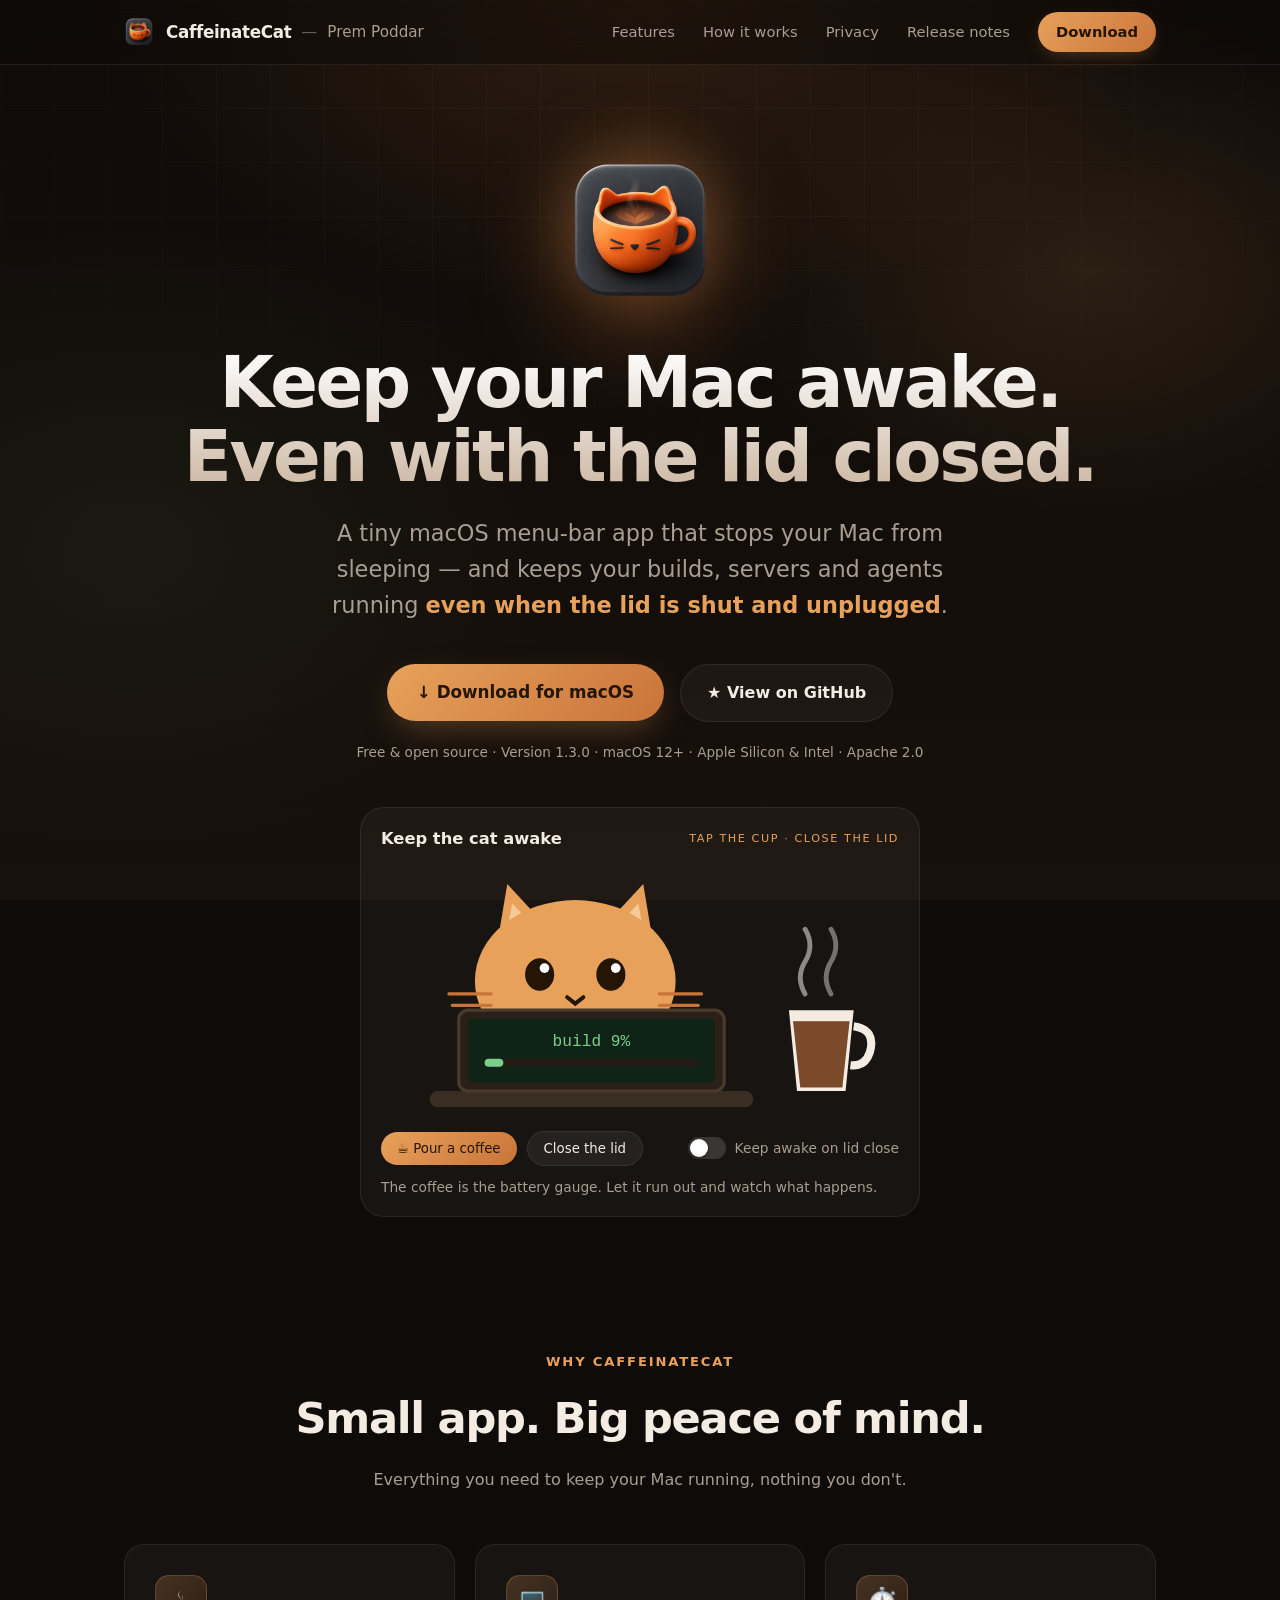
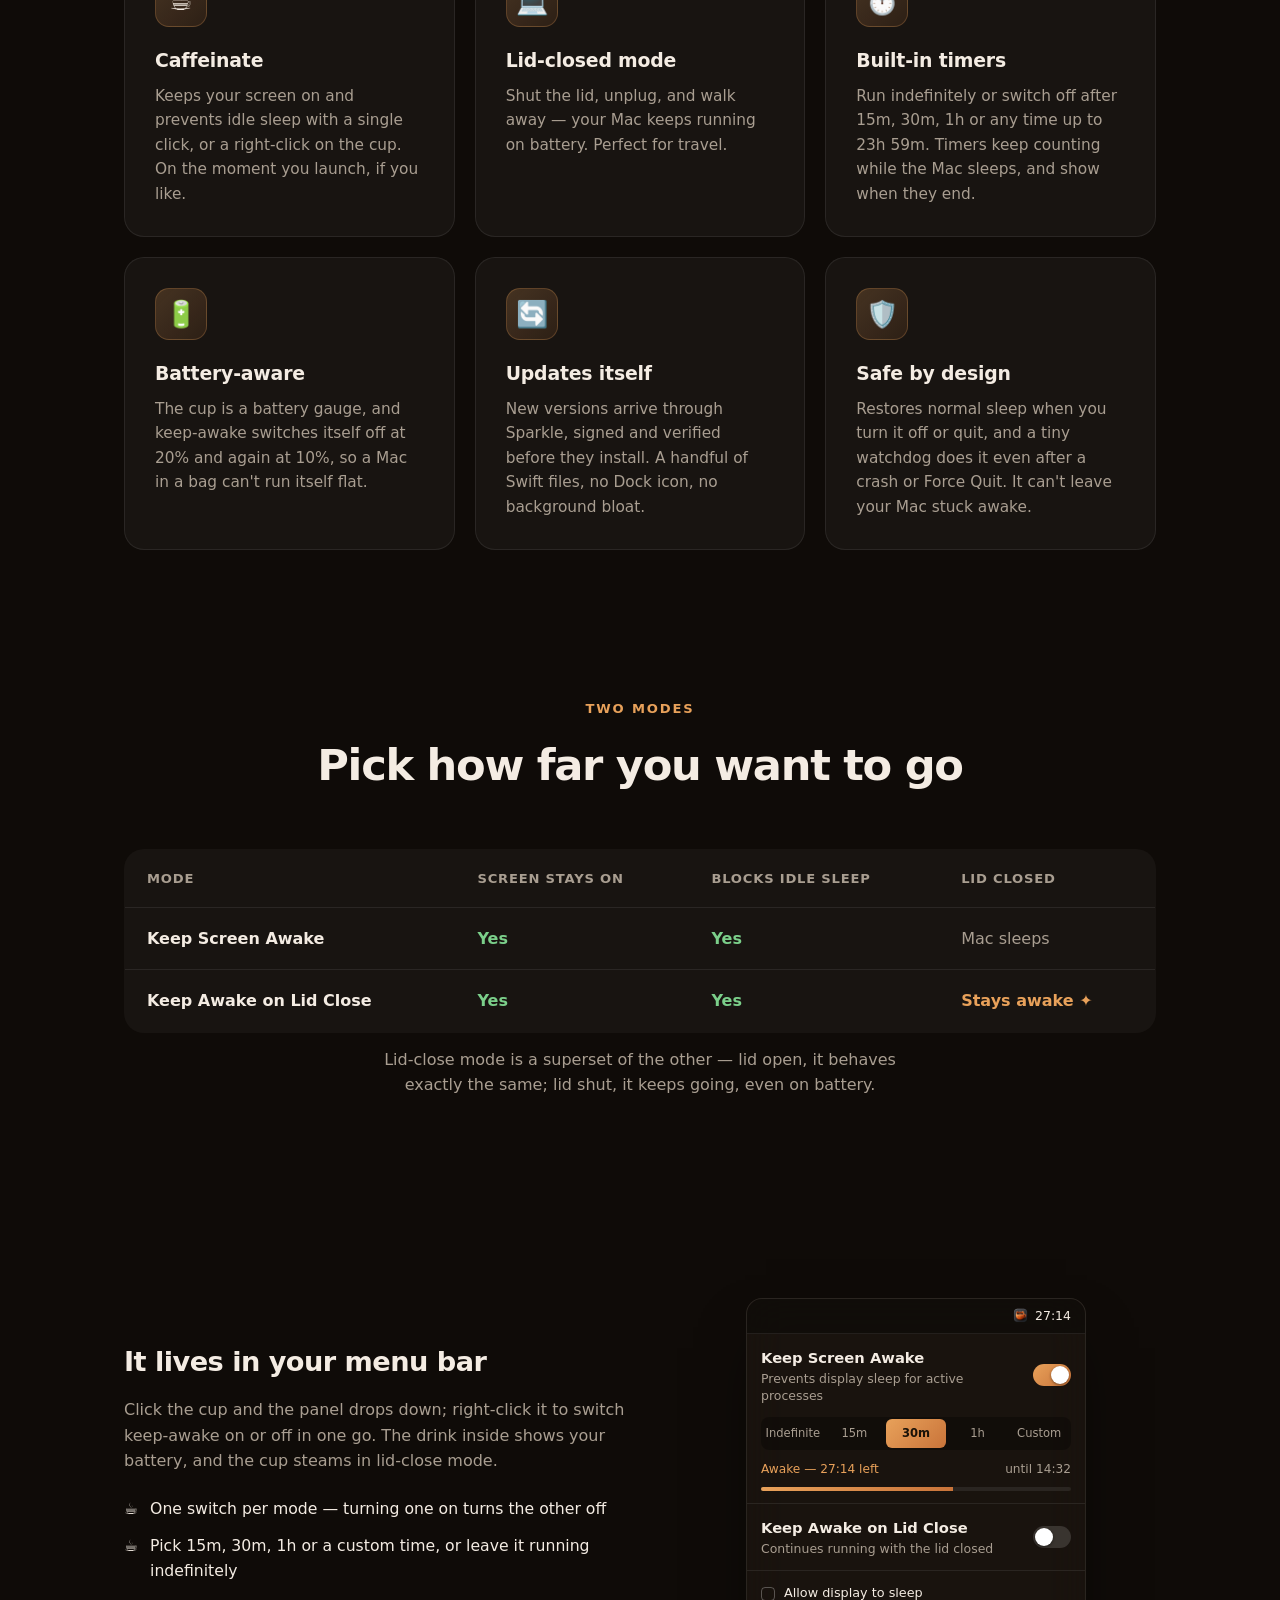
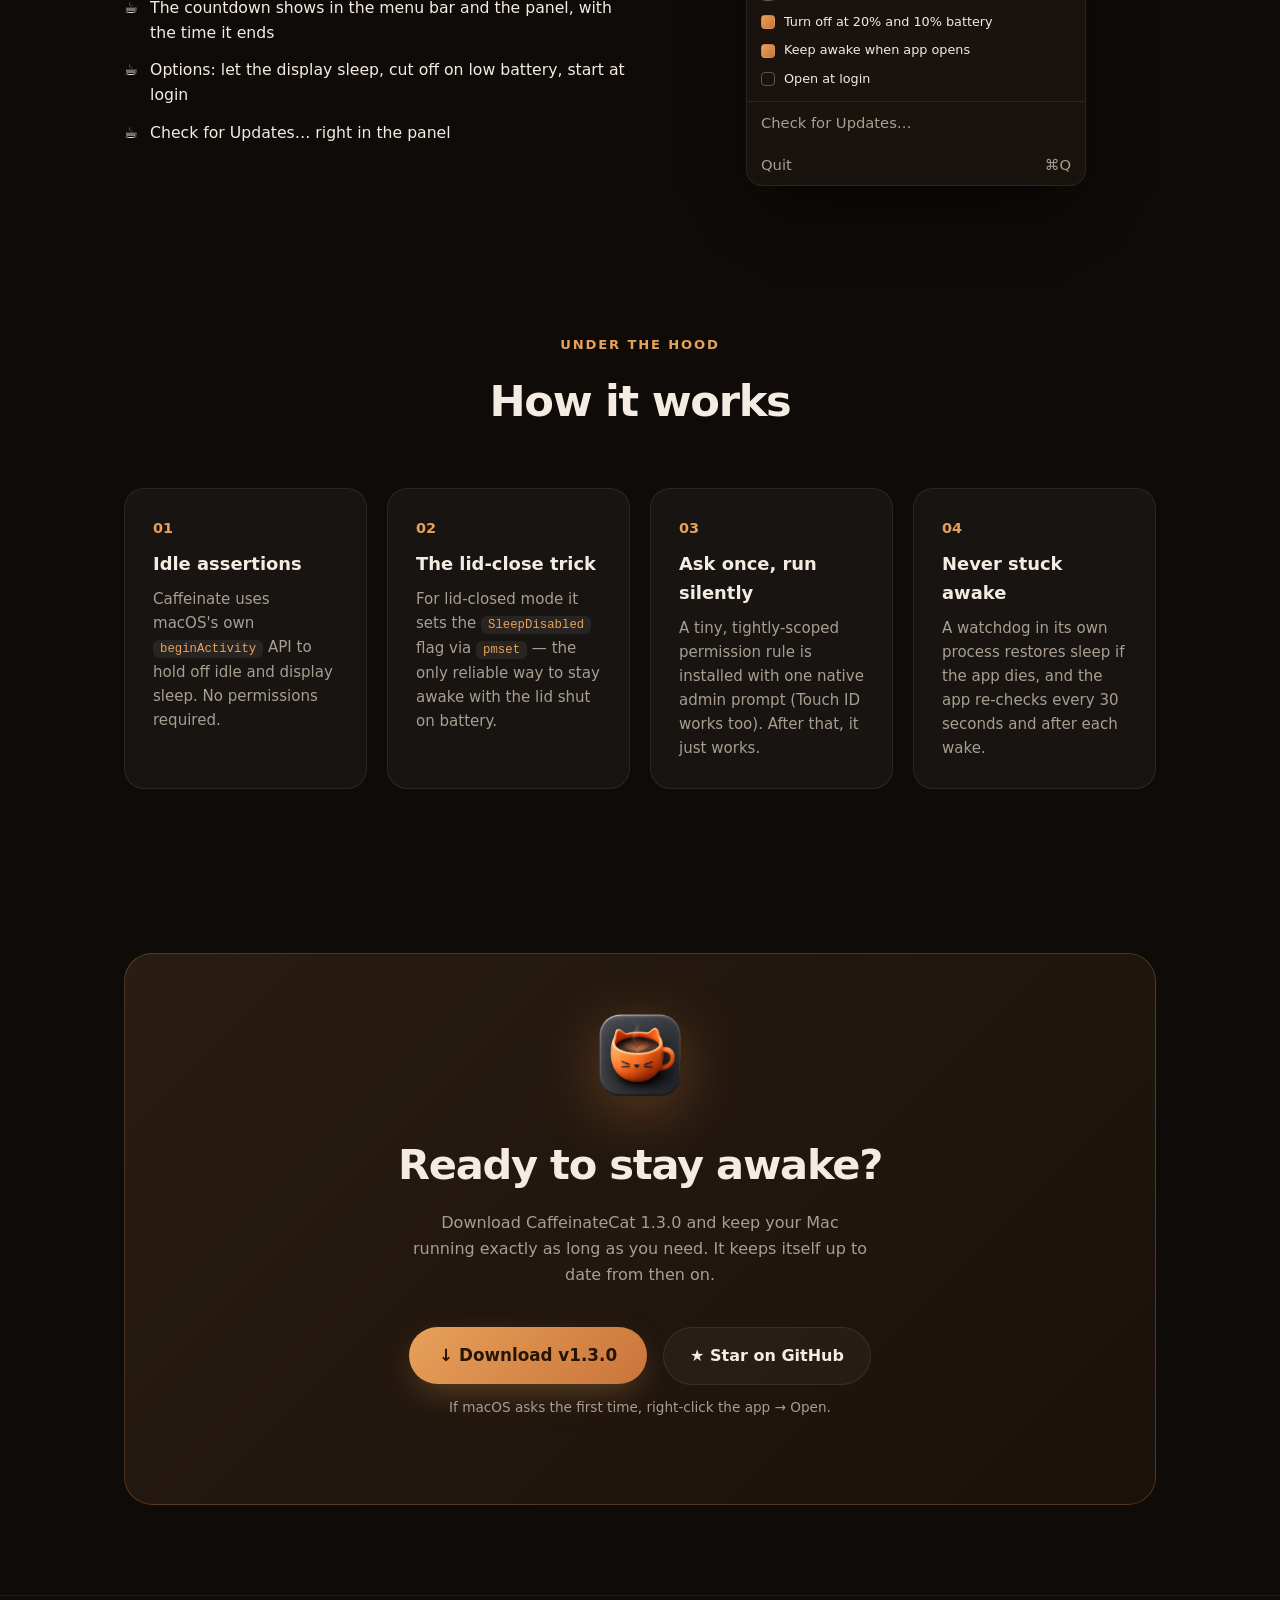
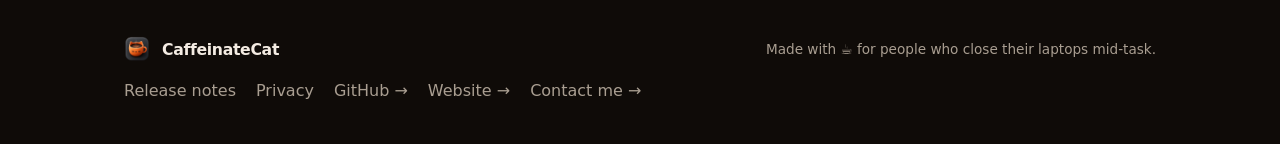
<file: docs/index.html>
<!DOCTYPE html>
<html lang="en">
<head>
  <meta charset="UTF-8" />
  <meta name="viewport" content="width=device-width, initial-scale=1.0" />
  <title>CaffeinateCat — Keep your Mac awake, lid closed</title>
  <meta name="description" content="A tiny macOS menu-bar app that keeps your Mac awake — even with the lid closed and unplugged." />
  <link rel="icon" type="image/png" href="assets/icon.png" />
  <link rel="stylesheet" href="styles.css" />
</head>
<body>
  <div class="bg-glow"></div>
  <div class="bg-grid"></div>

  <nav>
    <div class="wrap">
      <div class="brand-line"><div class="brand"><img src="assets/icon.png" alt="" /> CaffeinateCat</div><span class="by-sep">—</span><a class="by" href="https://prempoddar.is-a.dev">Prem Poddar</a></div>
      <div class="nav-links">
        <a href="#features">Features</a>
        <a href="#how">How it works</a>
        <a href="privacy.html">Privacy</a>
        <a href="changelog.html">Release notes</a>
        <a href="#download" class="nav-cta">Download</a>
      </div>
    </div>
  </nav>

  <header>
    <div class="wrap">
      <div class="hero-icon-wrap fade-up">
        <div class="steam"><span></span><span></span><span></span></div>
        <img src="assets/icon.png" alt="CaffeinateCat icon" class="hero-icon" />
      </div>
      <h1 class="fade-up d1">Keep your Mac awake.<br />Even with the lid closed.</h1>
      <p class="tagline fade-up d2">
        A tiny macOS menu-bar app that stops your Mac from sleeping — and keeps your
        builds, servers and agents running <b>even when the lid is shut and unplugged</b>.
      </p>
      <div class="cta-row fade-up d3">
        <a href="https://noxdrop.com/caffeinateCat/releases/CaffeinateCat-1.3.0.zip" class="btn-primary">
          ↓ Download for macOS
        </a>
        <a href="https://github.com/PremPoddar/CaffeinateCat" class="btn-ghost">
          ★ View on GitHub
        </a>
      </div>
      <p class="micro fade-up d3">Free &amp; open source · Version 1.3.0 · macOS 12+ · Apple Silicon &amp; Intel · Apache 2.0</p>
      <div class="toy fade-up d3" id="toy">
        <div class="toy-head"><span class="toy-title">Keep the cat awake</span><span class="toy-tag">tap the cup · close the lid</span></div>
        <div class="toy-stage">
          <svg viewBox="40 56 320 162" class="toy-svg" aria-label="A sleepy cat behind a laptop, with a cup of coffee">
            <!-- cat -->
            <g id="cat">
              <path d="M110 120 L118 72 L142 98 Z" fill="#E8A15A"/><path d="M210 120 L202 72 L178 98 Z" fill="#E8A15A"/>
              <path d="M116 112 L121 84 L136 100 Z" fill="#F6C99A"/><path d="M204 112 L199 84 L184 100 Z" fill="#F6C99A"/>
              <ellipse cx="160" cy="132" rx="62" ry="50" fill="#E8A15A"/>
              <g id="eyes">
                <ellipse cx="138" cy="128" rx="9" ry="10" fill="#241505"/><ellipse cx="182" cy="128" rx="9" ry="10" fill="#241505"/>
                <circle cx="141" cy="124" r="3" fill="#fff"/><circle cx="185" cy="124" r="3" fill="#fff"/>
              </g>
              <rect id="lidL" x="127" y="116" width="22" height="0" fill="#E8A15A"/><rect id="lidR" x="171" y="116" width="22" height="0" fill="#E8A15A"/>
              <path d="M155 142 l5 4 l5 -4" stroke="#241505" stroke-width="2.5" fill="none" stroke-linecap="round"/>
              <path d="M108 140 h-26 M108 147 h-24 M212 140 h26 M212 147 h24" stroke="#C9743A" stroke-width="2" stroke-linecap="round"/>
            </g>
            <text id="zzz" x="222" y="92" fill="#a99e91" font-size="20" font-weight="700" opacity="0">z Z</text>
            <!-- laptop -->
            <g id="laptop">
              <rect x="70" y="200" width="200" height="10" rx="5" fill="#3a2d22"/>
              <g id="lid" style="transform-origin:170px 200px;transition:transform .5s cubic-bezier(.3,1.3,.5,1)">
                <rect x="88" y="150" width="164" height="50" rx="6" fill="#2a2018" stroke="#4a3a2c" stroke-width="2"/>
                <rect id="screen" x="94" y="155" width="152" height="40" rx="3" fill="#0f0b08"/>
                <text id="screenText" x="170" y="172" text-anchor="middle" fill="#7bcf8a" font-size="10" font-family="ui-monospace,monospace">build 0%</text>
                <rect x="104" y="180" width="132" height="5" rx="2.5" fill="#241b14"/><rect id="buildBar" x="104" y="180" width="0" height="5" rx="2.5" fill="#7bcf8a"/>
              </g>
            </g>
            <!-- cup -->
            <g id="cup" style="cursor:pointer">
              <path d="M292 150 h40 l-5 50 h-30 z" fill="#f4ece3"/><path d="M332 160 q14 2 10 16 q-3 9 -12 8" stroke="#f4ece3" stroke-width="5" fill="none"/>
              <clipPath id="cupClip"><path d="M294 152 h36 l-5 46 h-26 z"/></clipPath>
              <rect id="coffee" clip-path="url(#cupClip)" x="290" y="152" width="44" height="48" fill="#7a4a2a"/>
              <g id="steam" opacity="1"><path d="M302 140 q-6 -10 0 -20 q6 -10 0 -20" stroke="rgba(255,255,255,.5)" stroke-width="3" fill="none" stroke-linecap="round"/><path d="M318 140 q-6 -10 0 -20 q6 -10 0 -20" stroke="rgba(255,255,255,.4)" stroke-width="3" fill="none" stroke-linecap="round"/></g>
            </g>
          </svg>
        </div>
        <div class="toy-controls">
          <button class="toy-btn" id="pour">☕ Pour a coffee</button>
          <button class="toy-btn ghost" id="lidBtn">Close the lid</button>
          <label class="toy-switch"><span class="switch" id="lidMode"><span></span></span>Keep awake on lid close</label>
        </div>
        <p class="toy-note" id="toyNote">The coffee is the battery gauge. Let it run out and watch what happens.</p>
      </div>
    </div>
  </header>

  <section id="features">
    <div class="wrap">
      <p class="eyebrow reveal">Why CaffeinateCat</p>
      <h2 class="section-title reveal">Small app. Big peace of mind.</h2>
      <p class="section-sub reveal">Everything you need to keep your Mac running, nothing you don't.</p>

      <div class="grid">
        <div class="card reveal">
          <div class="ico">☕</div>
          <h3>Caffeinate</h3>
          <p>Keeps your screen on and prevents idle sleep with a single click, or a right-click on the cup. On the moment you launch, if you like.</p>
        </div>
        <div class="card reveal">
          <div class="ico">💻</div>
          <h3>Lid-closed mode</h3>
          <p>Shut the lid, unplug, and walk away — your Mac keeps running on battery. Perfect for travel.</p>
        </div>
        <div class="card reveal">
          <div class="ico">⏱️</div>
          <h3>Built-in timers</h3>
          <p>Run indefinitely or switch off after 15m, 30m, 1h or any time up to 23h 59m. Timers keep counting while the Mac sleeps, and show when they end.</p>
        </div>
        <div class="card reveal">
          <div class="ico">🔋</div>
          <h3>Battery-aware</h3>
          <p>The cup is a battery gauge, and keep-awake switches itself off at 20% and again at 10%, so a Mac in a bag can't run itself flat.</p>
        </div>
        <div class="card reveal">
          <div class="ico">🔄</div>
          <h3>Updates itself</h3>
          <p>New versions arrive through Sparkle, signed and verified before they install. A handful of Swift files, no Dock icon, no background bloat.</p>
        </div>
        <div class="card reveal">
          <div class="ico">🛡️</div>
          <h3>Safe by design</h3>
          <p>Restores normal sleep when you turn it off or quit, and a tiny watchdog does it even after a crash or Force Quit. It can't leave your Mac stuck awake.</p>
        </div>
      </div>
    </div>
  </section>

  <section>
    <div class="wrap">
      <p class="eyebrow reveal">Two modes</p>
      <h2 class="section-title reveal">Pick how far you want to go</h2>
      <div class="table-wrap reveal">
        <table>
          <thead>
            <tr><th>Mode</th><th>Screen stays on</th><th>Blocks idle sleep</th><th>Lid closed</th></tr>
          </thead>
          <tbody>
            <tr>
              <td>Keep Screen Awake</td>
              <td class="yes">Yes</td>
              <td class="yes">Yes</td>
              <td class="no">Mac sleeps</td>
            </tr>
            <tr>
              <td>Keep Awake on Lid Close</td>
              <td class="yes">Yes</td>
              <td class="yes">Yes</td>
              <td class="star">Stays awake ✦</td>
            </tr>
          </tbody>
        </table>
      </div>
      <p class="section-sub reveal">Lid-close mode is a superset of the other — lid open, it behaves exactly the same; lid shut, it keeps going, even on battery.</p>
    </div>
  </section>

  <section>
    <div class="wrap">
      <div class="demo">
        <div class="reveal">
          <h3>It lives in your menu bar</h3>
          <p>Click the cup and the panel drops down; right-click it to switch keep-awake on or off in one go. The drink inside shows your battery, and the cup steams in lid-close mode.</p>
          <ul>
            <li>One switch per mode — turning one on turns the other off</li>
            <li>Pick 15m, 30m, 1h or a custom time, or leave it running indefinitely</li>
            <li>The countdown shows in the menu bar and the panel, with the time it ends</li>
            <li>Options: let the display sleep, cut off on low battery, start at login</li>
            <li>Check for Updates… right in the panel</li>
          </ul>
        </div>
        <div class="panel reveal">
          <div class="pbar"><img src="assets/icon.png" alt="" /><span>27:14</span></div>

          <div class="prow">
            <div class="phead">
              <div>
                <div class="ptitle">Keep Screen Awake</div>
                <div class="psub">Prevents display sleep for active processes</div>
              </div>
              <div class="switch on"><span></span></div>
            </div>
            <div class="seg">
              <span>Indefinite</span><span>15m</span><span class="sel">30m</span><span>1h</span><span>Custom</span>
            </div>
            <div class="pcount"><span>Awake — 27:14 left</span><span class="pend">until 14:32</span></div>
            <div class="pprog"><span style="width:62%"></span></div>
          </div>

          <div class="psep"></div>

          <div class="prow">
            <div class="phead">
              <div>
                <div class="ptitle">Keep Awake on Lid Close</div>
                <div class="psub">Continues running with the lid closed</div>
              </div>
              <div class="switch"><span></span></div>
            </div>
          </div>

          <div class="psep"></div>

          <div class="prow opts">
            <div class="popt"><span class="box"></span>Allow display to sleep</div>
            <div class="popt"><span class="box on"></span>Turn off at 20% and 10% battery</div>
            <div class="popt"><span class="box on"></span>Keep awake when app opens</div>
            <div class="popt"><span class="box"></span>Open at login</div>
          </div>

          <div class="psep"></div>

          <div class="prow quit"><span>Check for Updates…</span></div>
          <div class="prow quit"><span>Quit</span><span>⌘Q</span></div>
        </div>
      </div>
    </div>
  </section>

  <section id="how">
    <div class="wrap">
      <p class="eyebrow reveal">Under the hood</p>
      <h2 class="section-title reveal">How it works</h2>
      <div class="steps">
        <div class="step reveal">
          <div class="n">01</div>
          <h3>Idle assertions</h3>
          <p>Caffeinate uses macOS's own <code>beginActivity</code> API to hold off idle and display sleep. No permissions required.</p>
        </div>
        <div class="step reveal">
          <div class="n">02</div>
          <h3>The lid-close trick</h3>
          <p>For lid-closed mode it sets the <code>SleepDisabled</code> flag via <code>pmset</code> — the only reliable way to stay awake with the lid shut on battery.</p>
        </div>
        <div class="step reveal">
          <div class="n">03</div>
          <h3>Ask once, run silently</h3>
          <p>A tiny, tightly-scoped permission rule is installed with one native admin prompt (Touch ID works too). After that, it just works.</p>
        </div>
        <div class="step reveal">
          <div class="n">04</div>
          <h3>Never stuck awake</h3>
          <p>A watchdog in its own process restores sleep if the app dies, and the app re-checks every 30 seconds and after each wake.</p>
        </div>
      </div>
    </div>
  </section>

  <section id="download" class="download-band">
    <div class="wrap">
      <div class="download-card reveal">
        <img src="assets/icon.png" alt="CaffeinateCat" />
        <h2>Ready to stay awake?</h2>
        <p>Download CaffeinateCat 1.3.0 and keep your Mac running exactly as long as you need. It keeps itself up to date from then on.</p>
        <div class="cta-row">
          <a href="https://noxdrop.com/caffeinateCat/releases/CaffeinateCat-1.3.0.zip" class="btn-primary">↓ Download v1.3.0</a>
          <a href="https://github.com/PremPoddar/CaffeinateCat" class="btn-ghost">★ Star on GitHub</a>
        </div>
        <p class="micro">If macOS asks the first time, right-click the app → Open.</p>
      </div>
    </div>
  </section>

  <footer>
    <div class="wrap">
      <div class="brand"><img src="assets/icon.png" alt="" style="width:26px;height:26px;border-radius:7px;" /> CaffeinateCat</div>
      <div class="foot-note">Made with ☕ for people who close their laptops mid-task.</div>
      <span style="display:flex;gap:20px;flex-wrap:wrap"><a href="changelog.html">Release notes</a><a href="privacy.html">Privacy</a><a href="https://github.com/PremPoddar/CaffeinateCat">GitHub →</a><a href="https://prempoddar.is-a.dev">Website →</a><a href="mailto:prempoddar@yandex.com">Contact me →</a></span>
    </div>
  </footer>

  <script src="script.js"></script>
</body>
</html>
</file>
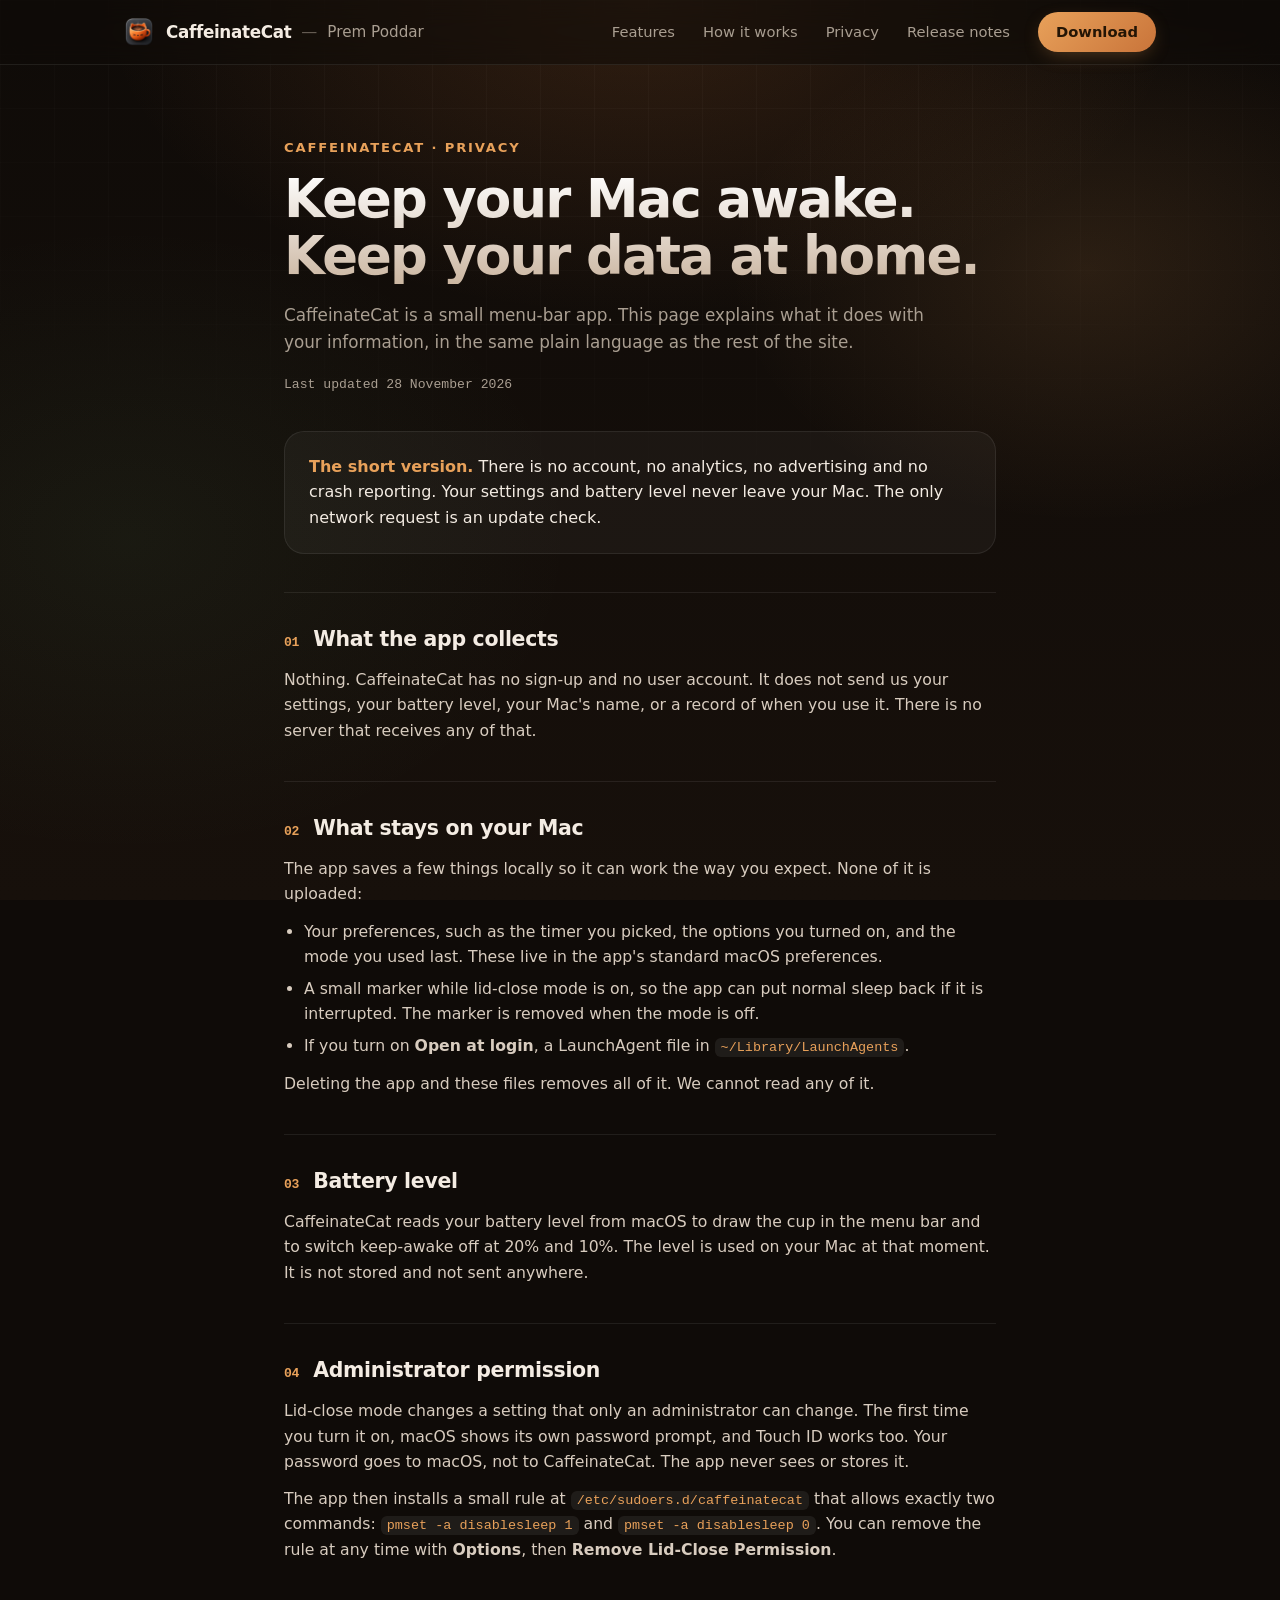
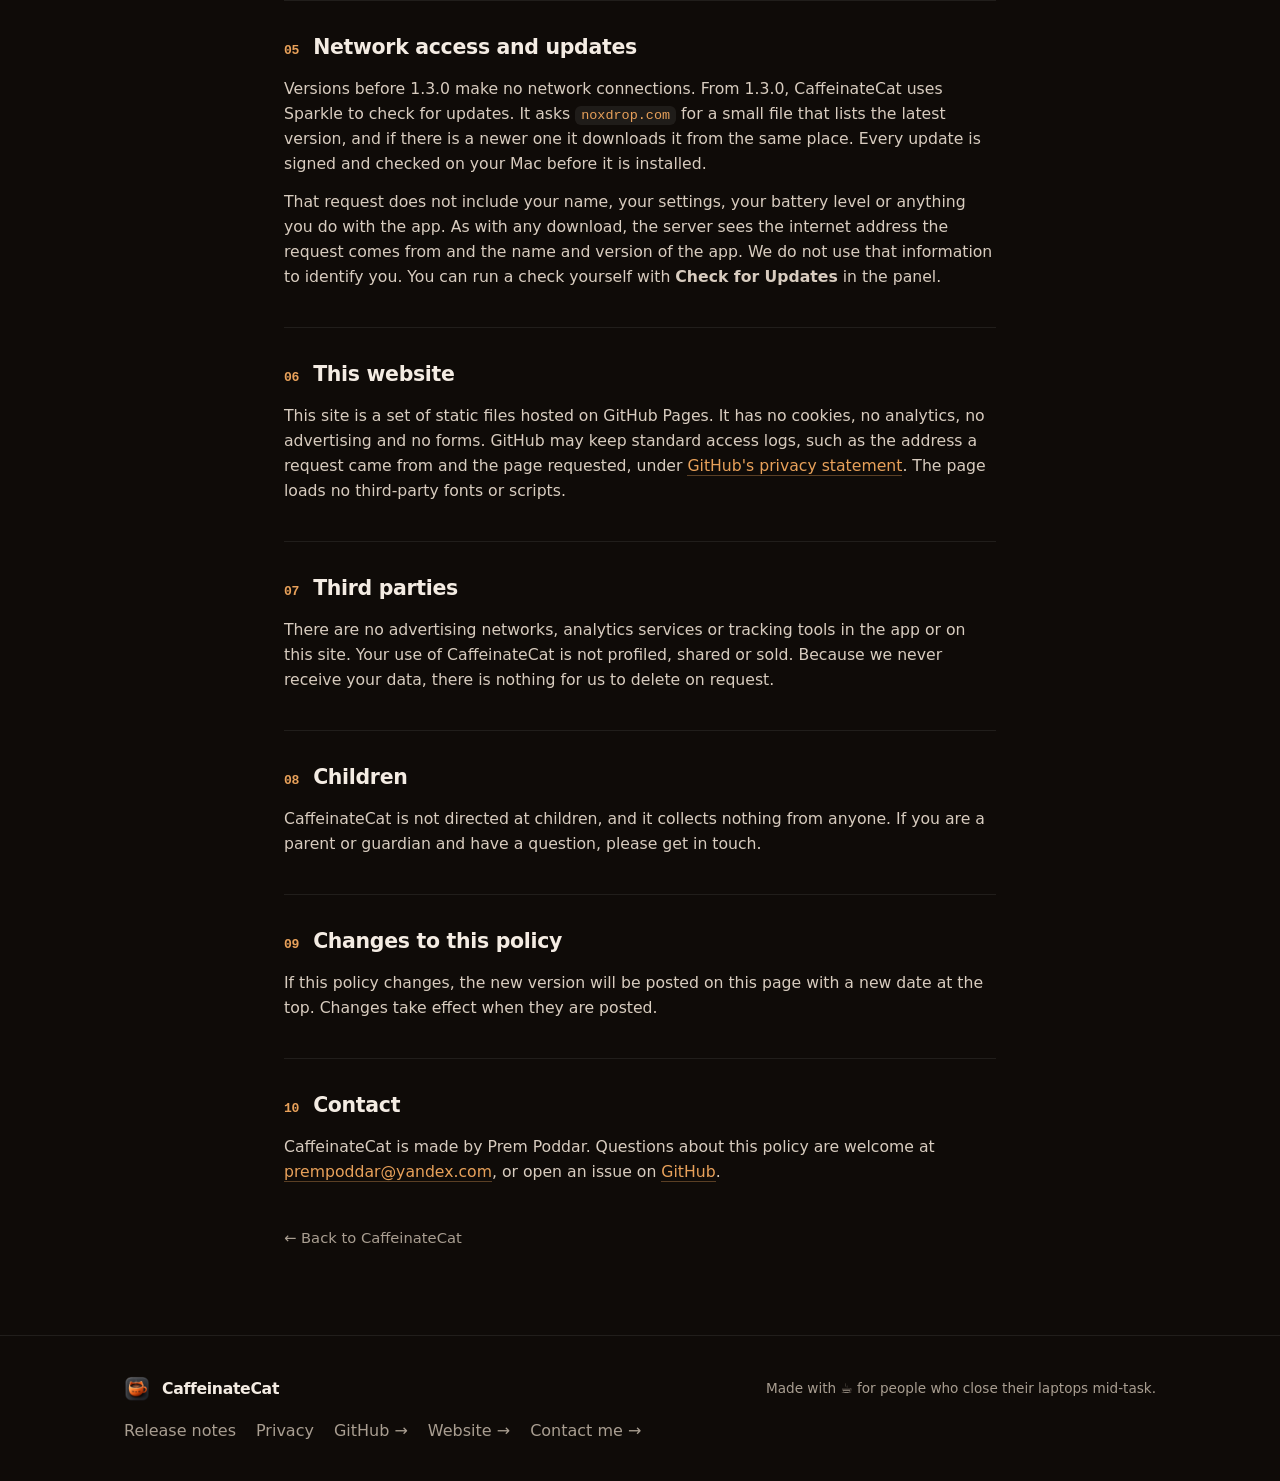
<file: docs/privacy.html>
<!DOCTYPE html>
<html lang="en">
<head>
  <meta charset="UTF-8" />
  <meta name="viewport" content="width=device-width, initial-scale=1.0" />
  <title>Privacy policy · CaffeinateCat</title>
  <meta name="description" content="What CaffeinateCat does with your data: no account, no analytics, no ads. Your settings and battery level stay on your Mac." />
  <link rel="canonical" href="https://prempoddar.is-a.dev/CaffeinateCat/privacy.html" />
  <meta name="theme-color" content="#0f0b08" />
  <link rel="icon" type="image/png" href="assets/icon.png" />
  <link rel="stylesheet" href="styles.css" />
  <style>
    /* Policy page only. The shared stylesheet supplies the background, nav and footer. */
    .policy { padding: 72px 0 84px; }
    .policy .wrap { max-width: 760px; }
    .policy .eyebrow { text-align: left; }
    .policy h1 { font-size: clamp(2.1rem, 5vw, 3.3rem); line-height: 1.08; margin-top: 12px; }
    .policy .lead { color: var(--muted); font-size: 1.05rem; margin-top: 18px; max-width: 640px; }
    .policy .updated { color: var(--muted); font-size: 0.82rem; font-family: ui-monospace, "SF Mono", Menlo, monospace; margin-top: 18px; }
    .policy-summary { background: var(--card); border: 1px solid var(--card-border); border-radius: var(--radius); padding: 22px 24px; margin-top: 36px; }
    .policy-summary p { margin: 0; color: var(--text); }
    .policy-summary strong { color: var(--accent); }
    .policy section { padding: 0; margin-top: 38px; padding-top: 30px; border-top: 1px solid var(--card-border); }
    .policy h2 { display: flex; gap: 14px; align-items: baseline; font-size: 1.28rem; font-weight: 680; letter-spacing: -0.015em; }
    .policy h2 span { color: var(--accent); font-family: ui-monospace, "SF Mono", Menlo, monospace; font-size: 0.82rem; font-weight: 600; }
    .policy section p, .policy section li { color: #d8ccbf; font-size: 0.98rem; margin-top: 12px; }
    .policy section ul { margin: 12px 0 0 20px; display: grid; gap: 7px; }
    .policy section li { margin-top: 0; }
    .policy a { color: var(--accent); text-decoration: none; border-bottom: 1px solid rgba(232, 161, 90, 0.35); }
    .policy a:hover { border-bottom-color: var(--accent); }
    .policy code { background: rgba(255, 255, 255, 0.07); padding: 2px 6px; border-radius: 6px; font-size: 0.86em; color: var(--accent); word-break: break-word; }
    .policy .back { display: inline-flex; align-items: center; gap: 8px; margin-top: 42px; color: var(--muted); font-size: 0.92rem; text-decoration: none; border: 0; }
    .policy .back:hover { color: var(--text); }
    @media (max-width: 560px) { .policy { padding-top: 48px; } .policy h2 { gap: 10px; } }
  </style>
</head>
<body>
  <div class="bg-glow"></div>
  <div class="bg-grid"></div>

  <nav>
    <div class="wrap">
      <div class="brand-line"><div class="brand"><img src="assets/icon.png" alt="" /> CaffeinateCat</div><span class="by-sep">—</span><a class="by" href="https://prempoddar.is-a.dev">Prem Poddar</a></div>
      <div class="nav-links">
        <a href="./#features">Features</a>
        <a href="./#how">How it works</a>
        <a href="privacy.html" aria-current="page">Privacy</a>
        <a href="changelog.html">Release notes</a>
        <a href="./#download" class="nav-cta">Download</a>
      </div>
    </div>
  </nav>

  <main class="policy">
    <div class="wrap">
      <p class="eyebrow">CaffeinateCat · Privacy</p>
      <h1>Keep your Mac awake.<br />Keep your data at home.</h1>
      <p class="lead">CaffeinateCat is a small menu-bar app. This page explains what it does with your information, in the same plain language as the rest of the site.</p>
      <p class="updated">Last updated 28 November 2026</p>

      <div class="policy-summary">
        <p><strong>The short version.</strong> There is no account, no analytics, no advertising and no crash reporting. Your settings and battery level never leave your Mac. The only network request is an update check.</p>
      </div>

      <!-- To change this policy, edit the text below and update the date in .updated. -->
      <section>
        <h2><span>01</span> What the app collects</h2>
        <p>Nothing. CaffeinateCat has no sign-up and no user account. It does not send us your settings, your battery level, your Mac's name, or a record of when you use it. There is no server that receives any of that.</p>
      </section>

      <section>
        <h2><span>02</span> What stays on your Mac</h2>
        <p>The app saves a few things locally so it can work the way you expect. None of it is uploaded:</p>
        <ul>
          <li>Your preferences, such as the timer you picked, the options you turned on, and the mode you used last. These live in the app's standard macOS preferences.</li>
          <li>A small marker while lid-close mode is on, so the app can put normal sleep back if it is interrupted. The marker is removed when the mode is off.</li>
          <li>If you turn on <strong>Open at login</strong>, a LaunchAgent file in <code>~/Library/LaunchAgents</code>.</li>
        </ul>
        <p>Deleting the app and these files removes all of it. We cannot read any of it.</p>
      </section>

      <section>
        <h2><span>03</span> Battery level</h2>
        <p>CaffeinateCat reads your battery level from macOS to draw the cup in the menu bar and to switch keep-awake off at 20% and 10%. The level is used on your Mac at that moment. It is not stored and not sent anywhere.</p>
      </section>

      <section>
        <h2><span>04</span> Administrator permission</h2>
        <p>Lid-close mode changes a setting that only an administrator can change. The first time you turn it on, macOS shows its own password prompt, and Touch ID works too. Your password goes to macOS, not to CaffeinateCat. The app never sees or stores it.</p>
        <p>The app then installs a small rule at <code>/etc/sudoers.d/caffeinatecat</code> that allows exactly two commands: <code>pmset -a disablesleep 1</code> and <code>pmset -a disablesleep 0</code>. You can remove the rule at any time with <strong>Options</strong>, then <strong>Remove Lid-Close Permission</strong>.</p>
      </section>

      <section>
        <h2><span>05</span> Network access and updates</h2>
        <p>Versions before 1.3.0 make no network connections. From 1.3.0, CaffeinateCat uses Sparkle to check for updates. It asks <code>noxdrop.com</code> for a small file that lists the latest version, and if there is a newer one it downloads it from the same place. Every update is signed and checked on your Mac before it is installed.</p>
        <p>That request does not include your name, your settings, your battery level or anything you do with the app. As with any download, the server sees the internet address the request comes from and the name and version of the app. We do not use that information to identify you. You can run a check yourself with <strong>Check for Updates</strong> in the panel.</p>
      </section>

      <section>
        <h2><span>06</span> This website</h2>
        <p>This site is a set of static files hosted on GitHub Pages. It has no cookies, no analytics, no advertising and no forms. GitHub may keep standard access logs, such as the address a request came from and the page requested, under <a href="https://docs.github.com/en/site-policy/privacy-policies/github-general-privacy-statement">GitHub's privacy statement</a>. The page loads no third-party fonts or scripts.</p>
      </section>

      <section>
        <h2><span>07</span> Third parties</h2>
        <p>There are no advertising networks, analytics services or tracking tools in the app or on this site. Your use of CaffeinateCat is not profiled, shared or sold. Because we never receive your data, there is nothing for us to delete on request.</p>
      </section>

      <section>
        <h2><span>08</span> Children</h2>
        <p>CaffeinateCat is not directed at children, and it collects nothing from anyone. If you are a parent or guardian and have a question, please get in touch.</p>
      </section>

      <section>
        <h2><span>09</span> Changes to this policy</h2>
        <p>If this policy changes, the new version will be posted on this page with a new date at the top. Changes take effect when they are posted.</p>
      </section>

      <section>
        <h2><span>10</span> Contact</h2>
        <p>CaffeinateCat is made by Prem Poddar. Questions about this policy are welcome at <a href="mailto:prempoddar@yandex.com">prempoddar@yandex.com</a>, or open an issue on <a href="https://github.com/PremPoddar/CaffeinateCat/issues">GitHub</a>.</p>
      </section>

      <a class="back" href="./">&larr; Back to CaffeinateCat</a>
    </div>
  </main>

  <footer>
    <div class="wrap">
      <div class="brand"><img src="assets/icon.png" alt="" style="width:26px;height:26px;border-radius:7px;" /> CaffeinateCat</div>
      <div class="foot-note">Made with ☕ for people who close their laptops mid-task.</div>
      <span style="display:flex;gap:20px;flex-wrap:wrap"><a href="changelog.html">Release notes</a><a href="privacy.html" aria-current="page">Privacy</a><a href="https://github.com/PremPoddar/CaffeinateCat">GitHub →</a><a href="https://prempoddar.is-a.dev">Website →</a><a href="mailto:prempoddar@yandex.com">Contact me →</a></span>
    </div>
  </footer>
</body>
</html>
</file>
<file: docs/styles.css>
:root {
  --bg: #0f0b08;
  --bg-2: #17100b;
  --card: rgba(255, 255, 255, 0.04);
  --card-border: rgba(255, 255, 255, 0.08);
  --text: #f4ece3;
  --muted: #a99e91;
  --accent: #e8a15a;
  --accent-2: #c9743a;
  --accent-glow: rgba(232, 161, 90, 0.35);
  --green: #7bcf8a;
  --radius: 20px;
  --max: 1080px;
}

* { margin: 0; padding: 0; box-sizing: border-box; }

html { scroll-behavior: smooth; }

body {
  font-family: -apple-system, BlinkMacSystemFont, "SF Pro Display", "Segoe UI", Inter, system-ui, sans-serif;
  background: var(--bg);
  color: var(--text);
  line-height: 1.6;
  overflow-x: hidden;
  -webkit-font-smoothing: antialiased;
}

.bg-glow {
  position: fixed;
  inset: 0;
  z-index: -2;
  background:
    radial-gradient(60% 50% at 50% 0%, rgba(201, 116, 58, 0.18), transparent 70%),
    radial-gradient(40% 40% at 85% 30%, rgba(232, 161, 90, 0.12), transparent 70%),
    radial-gradient(50% 50% at 10% 60%, rgba(123, 207, 138, 0.06), transparent 70%),
    linear-gradient(180deg, var(--bg), var(--bg-2));
}
.bg-grid {
  position: fixed;
  inset: 0;
  z-index: -1;
  background-image:
    linear-gradient(rgba(255,255,255,0.025) 1px, transparent 1px),
    linear-gradient(90deg, rgba(255,255,255,0.025) 1px, transparent 1px);
  background-size: 54px 54px;
  mask-image: radial-gradient(ellipse 80% 60% at 50% 0%, #000 40%, transparent 100%);
  -webkit-mask-image: radial-gradient(ellipse 80% 60% at 50% 0%, #000 40%, transparent 100%);
}

.wrap { max-width: var(--max); margin: 0 auto; padding: 0 24px; }

nav {
  position: sticky; top: 0; z-index: 50;
  backdrop-filter: blur(14px);
  -webkit-backdrop-filter: blur(14px);
  background: rgba(15, 11, 8, 0.55);
  border-bottom: 1px solid var(--card-border);
}
nav .wrap { display: flex; align-items: center; justify-content: space-between; height: 64px; }
.brand { display: flex; align-items: center; gap: 12px; font-weight: 650; font-size: 1.05rem; letter-spacing: -0.02em; }
.brand img { width: 30px; height: 30px; border-radius: 8px; }
.nav-links { display: flex; align-items: center; gap: 28px; }
.nav-links a { color: var(--muted); text-decoration: none; font-size: 0.92rem; transition: color .2s; }
.nav-links a:hover { color: var(--text); }
.nav-cta {
  background: linear-gradient(135deg, var(--accent), var(--accent-2));
  color: #241505 !important; font-weight: 650;
  padding: 8px 18px; border-radius: 999px;
  box-shadow: 0 6px 20px -6px var(--accent-glow);
}
@media (max-width: 640px) { .nav-links a:not(.nav-cta) { display: none; } }

header { padding: 92px 0 60px; text-align: center; position: relative; }

.hero-icon-wrap { position: relative; display: inline-block; margin-bottom: 34px; }
.hero-icon {
  width: 148px; height: 148px; border-radius: 34px;
  animation: float 6s ease-in-out infinite;
  filter: drop-shadow(0 24px 50px rgba(201, 116, 58, 0.45));
  position: relative; z-index: 2;
}
.hero-icon-wrap::after {
  content: ""; position: absolute; inset: -30% -30% -10%; z-index: 1;
  background: radial-gradient(circle, var(--accent-glow), transparent 65%);
  filter: blur(20px); animation: pulse 4s ease-in-out infinite;
}
@keyframes float { 0%,100% { transform: translateY(0) } 50% { transform: translateY(-14px) } }
@keyframes pulse { 0%,100% { opacity:.6; transform: scale(1) } 50% { opacity:1; transform: scale(1.08) } }

.steam { position: absolute; top: -22px; left: 50%; transform: translateX(-50%); z-index: 3; display: flex; gap: 12px; }
.steam span {
  display: block; width: 7px; height: 34px; border-radius: 50%;
  background: linear-gradient(to top, transparent, rgba(255,255,255,0.5));
  filter: blur(3px); opacity: 0;
  animation: steam 3.2s ease-in-out infinite;
}
.steam span:nth-child(2) { animation-delay: .8s; }
.steam span:nth-child(3) { animation-delay: 1.6s; }
@keyframes steam {
  0% { opacity: 0; transform: translateY(6px) scaleX(1); }
  40% { opacity: .8; }
  100% { opacity: 0; transform: translateY(-26px) scaleX(1.6); }
}

h1 {
  font-size: clamp(2.6rem, 6vw, 4.4rem);
  font-weight: 750; letter-spacing: -0.035em; line-height: 1.05;
  background: linear-gradient(180deg, #fff, #cbb6a1);
  -webkit-background-clip: text; background-clip: text; -webkit-text-fill-color: transparent;
}
.tagline { font-size: clamp(1.05rem, 2.4vw, 1.4rem); color: var(--muted); max-width: 620px; margin: 22px auto 0; font-weight: 400; }
.tagline b { color: var(--accent); font-weight: 600; }

.cta-row { display: flex; gap: 16px; justify-content: center; align-items: center; flex-wrap: wrap; margin-top: 40px; }
.btn-primary {
  display: inline-flex; align-items: center; gap: 10px;
  background: linear-gradient(135deg, var(--accent), var(--accent-2));
  color: #241505; font-weight: 680; font-size: 1.05rem;
  padding: 15px 30px; border-radius: 999px; text-decoration: none;
  box-shadow: 0 12px 34px -8px var(--accent-glow);
  transition: transform .22s ease, box-shadow .22s ease;
}
.btn-primary:hover { transform: translateY(-3px); box-shadow: 0 20px 44px -8px var(--accent-glow); }
.btn-ghost {
  display: inline-flex; align-items: center; gap: 9px;
  color: var(--text); font-weight: 550; font-size: 1rem;
  padding: 15px 26px; border-radius: 999px; text-decoration: none;
  border: 1px solid var(--card-border); background: var(--card);
  transition: border-color .2s, background .2s;
}
.btn-ghost:hover { border-color: rgba(255,255,255,0.22); background: rgba(255,255,255,0.06); }
.micro { margin-top: 20px; font-size: 0.85rem; color: var(--muted); }

.reveal { opacity: 0; transform: translateY(28px); transition: opacity .7s ease, transform .7s ease; }
.reveal.in { opacity: 1; transform: none; }

section { padding: 74px 0; }
.eyebrow { color: var(--accent); font-weight: 650; font-size: 0.82rem; letter-spacing: 0.14em; text-transform: uppercase; text-align: center; }
.section-title { font-size: clamp(1.8rem, 4vw, 2.7rem); font-weight: 720; letter-spacing: -0.03em; text-align: center; margin-top: 12px; }
.section-sub { color: var(--muted); text-align: center; max-width: 560px; margin: 14px auto 0; }

.grid { display: grid; grid-template-columns: repeat(auto-fit, minmax(260px, 1fr)); gap: 20px; margin-top: 52px; }
.card {
  background: var(--card); border: 1px solid var(--card-border);
  border-radius: var(--radius); padding: 30px;
  transition: transform .3s ease, border-color .3s ease, background .3s ease;
  position: relative; overflow: hidden;
}
.card:hover { transform: translateY(-6px); border-color: rgba(232,161,90,0.35); background: rgba(255,255,255,0.055); }
.card .ico {
  width: 52px; height: 52px; border-radius: 14px; display: grid; place-items: center;
  font-size: 26px; margin-bottom: 18px;
  background: linear-gradient(135deg, rgba(232,161,90,0.22), rgba(201,116,58,0.12));
  border: 1px solid rgba(232,161,90,0.25);
}
.card h3 { font-size: 1.18rem; font-weight: 650; letter-spacing: -0.01em; }
.card p { color: var(--muted); margin-top: 8px; font-size: 0.96rem; }

.table-wrap { margin-top: 48px; overflow-x: auto; }
table {
  width: 100%; border-collapse: collapse; min-width: 520px;
  background: var(--card); border: 1px solid var(--card-border); border-radius: var(--radius); overflow: hidden;
}
th, td { padding: 18px 22px; text-align: left; border-bottom: 1px solid var(--card-border); }
thead th { font-size: 0.82rem; letter-spacing: 0.06em; text-transform: uppercase; color: var(--muted); font-weight: 600; }
tbody tr:last-child td { border-bottom: none; }
td:first-child { font-weight: 600; }
.yes { color: var(--green); font-weight: 600; }
.no { color: var(--muted); }
.star { color: var(--accent); font-weight: 700; }

.demo { display: grid; grid-template-columns: 1.05fr 1fr; gap: 48px; align-items: center; margin-top: 52px; }
@media (max-width: 820px) { .demo { grid-template-columns: 1fr; } }
.demo h3 { font-size: 1.7rem; font-weight: 700; letter-spacing: -0.02em; }
.demo p { color: var(--muted); margin-top: 14px; }
.demo ul { list-style: none; margin-top: 22px; display: grid; gap: 12px; }
.demo li { display: flex; gap: 12px; align-items: flex-start; color: var(--text); font-size: 0.98rem; }
.demo li::before { content: "☕"; }

/* Mock of the app's drop-down panel. Stylised in the site's palette rather than the app's
   blue accent, so it sits with the rest of the page. */
.panel {
  background: rgba(30, 23, 17, 0.72);
  border: 1px solid var(--card-border);
  border-radius: 16px; overflow: hidden;
  box-shadow: 0 30px 60px -20px rgba(0,0,0,0.7);
  backdrop-filter: blur(20px); -webkit-backdrop-filter: blur(20px);
  max-width: 340px; margin: 0 auto; width: 100%;
  font-size: 0.92rem;
}
.pbar { display: flex; align-items: center; justify-content: flex-end; gap: 7px; padding: 7px 14px; background: rgba(0,0,0,0.32); border-bottom: 1px solid var(--card-border); }
.pbar img { width: 15px; height: 15px; border-radius: 4px; }
.pbar span { font-size: 0.78rem; font-variant-numeric: tabular-nums; }

.prow { padding: 12px 14px; }
.phead { display: flex; align-items: center; justify-content: space-between; gap: 12px; }
.ptitle { font-weight: 600; font-size: 0.92rem; }
.psub { color: var(--muted); font-size: 0.78rem; line-height: 1.35; margin-top: 2px; }

.switch { position: relative; flex-shrink: 0; width: 38px; height: 22px; border-radius: 11px; background: rgba(255,255,255,0.14); transition: background .18s; }
.switch span { position: absolute; top: 2px; left: 2px; width: 18px; height: 18px; border-radius: 50%; background: #fff; box-shadow: 0 1px 3px rgba(0,0,0,0.45); transition: left .18s; }
.switch.on { background: linear-gradient(135deg, var(--accent), var(--accent-2)); }
.switch.on span { left: 18px; }

.seg { display: flex; gap: 2px; margin-top: 12px; padding: 2px; background: rgba(0,0,0,0.3); border-radius: 8px; }
.seg span { flex: 1; text-align: center; white-space: nowrap; padding: 5px 2px; border-radius: 6px; font-size: 0.72rem; color: var(--muted); }
.seg span.sel { background: linear-gradient(135deg, var(--accent), var(--accent-2)); color: #1a1208; font-weight: 600; }

.pcount { margin-top: 10px; font-size: 0.76rem; color: var(--accent); font-variant-numeric: tabular-nums; display: flex; justify-content: space-between; }
.pcount .pend { color: var(--muted); }
.pprog { margin-top: 8px; height: 4px; border-radius: 2px; background: rgba(255,255,255,0.08); overflow: hidden; }
.pprog span { display: block; height: 100%; background: linear-gradient(90deg, var(--accent), var(--accent-2)); }
.prow.opts { display: grid; gap: 8px; }
.popt { display: flex; align-items: center; gap: 9px; font-size: 0.8rem; }
.box { width: 14px; height: 14px; border-radius: 4px; border: 1px solid rgba(255,255,255,0.28); flex-shrink: 0; }
.box.on { background: linear-gradient(135deg, var(--accent), var(--accent-2)); border-color: transparent; }
.psep { height: 1px; background: var(--card-border); }
.prow.quit { display: flex; align-items: center; justify-content: space-between; color: var(--muted); padding: 9px 14px; }

.steps { display: grid; grid-template-columns: repeat(auto-fit, minmax(240px, 1fr)); gap: 20px; margin-top: 52px; }
.step { background: var(--card); border: 1px solid var(--card-border); border-radius: var(--radius); padding: 28px; }
.step .n { font-size: 0.9rem; font-weight: 700; color: var(--accent); }
.step h3 { margin-top: 10px; font-size: 1.12rem; font-weight: 640; }
.step p { color: var(--muted); margin-top: 8px; font-size: 0.94rem; }
.step code { background: rgba(255,255,255,0.07); padding: 2px 7px; border-radius: 6px; font-size: 0.82em; color: var(--accent); }

.download-band { text-align: center; padding: 90px 0; }
.download-card {
  background: linear-gradient(135deg, rgba(232,161,90,0.12), rgba(201,116,58,0.06));
  border: 1px solid rgba(232,161,90,0.24);
  border-radius: 28px; padding: 56px 32px; position: relative; overflow: hidden;
}
.download-card img { width: 92px; height: 92px; border-radius: 22px; margin-bottom: 22px; filter: drop-shadow(0 14px 30px rgba(201,116,58,0.4)); }
.download-card h2 { font-size: clamp(1.8rem, 4vw, 2.6rem); font-weight: 730; letter-spacing: -0.03em; }
.download-card p { color: var(--muted); margin: 12px auto 30px; max-width: 460px; }

footer { border-top: 1px solid var(--card-border); padding: 40px 0; }
footer .wrap { display: flex; align-items: center; justify-content: space-between; flex-wrap: wrap; gap: 16px; }
footer .brand { font-size: 0.98rem; }
footer a { color: var(--muted); text-decoration: none; transition: color .2s; }
footer a:hover { color: var(--text); }
.foot-note { color: var(--muted); font-size: 0.85rem; }

.fade-up { animation: fadeUp .9s ease both; }
.fade-up.d1 { animation-delay: .1s; }
.fade-up.d2 { animation-delay: .2s; }
.fade-up.d3 { animation-delay: .3s; }
@keyframes fadeUp { from { opacity: 0; transform: translateY(22px);} to { opacity:1; transform:none; } }

/* Hero toy: keep the cat awake */
.toy{max-width:560px;margin:44px auto 0;text-align:left;background:var(--card);border:1px solid var(--card-border);border-radius:24px;padding:18px 20px}
.toy-head{display:flex;justify-content:space-between;align-items:center;gap:12px}
.toy-title{font-weight:700;font-size:1.02rem}
.toy-tag{font-size:.7rem;letter-spacing:.14em;text-transform:uppercase;color:var(--accent)}
.toy-stage{margin-top:6px}
.toy-svg{width:100%;height:auto;display:block}
#cup:hover{filter:brightness(1.1)}
.toy-controls{display:flex;gap:10px;align-items:center;flex-wrap:wrap;margin-top:10px}
.toy-btn{font:600 .9rem inherit;font-family:inherit;color:#241505;background:linear-gradient(135deg,var(--accent),var(--accent-2));border:0;border-radius:999px;padding:9px 16px;cursor:pointer}
.toy-btn.ghost{color:var(--text);background:rgba(255,255,255,.06);border:1px solid var(--card-border)}
.toy-btn:active{transform:scale(.96)}
.toy-switch{display:flex;align-items:center;gap:9px;font-size:.86rem;color:var(--muted);cursor:pointer;margin-left:auto}
.toy-note{font-size:.86rem;color:var(--muted);margin-top:10px;min-height:1.4em}
@media(max-width:560px){.toy-switch{margin-left:0}}
.brand-line{display:flex;align-items:center;gap:10px;min-width:0}.by-sep{color:var(--muted);opacity:.55}.by{color:var(--muted);text-decoration:none;font-weight:500;font-size:.95rem;white-space:nowrap;transition:color .2s}.by:hover{color:var(--text)}@media(max-width:520px){.brand-line{flex-direction:column;align-items:flex-start;gap:0}.by-sep{display:none}.by{font-size:.74rem;line-height:1.1;margin-left:42px;margin-top:-3px}}
</file>
